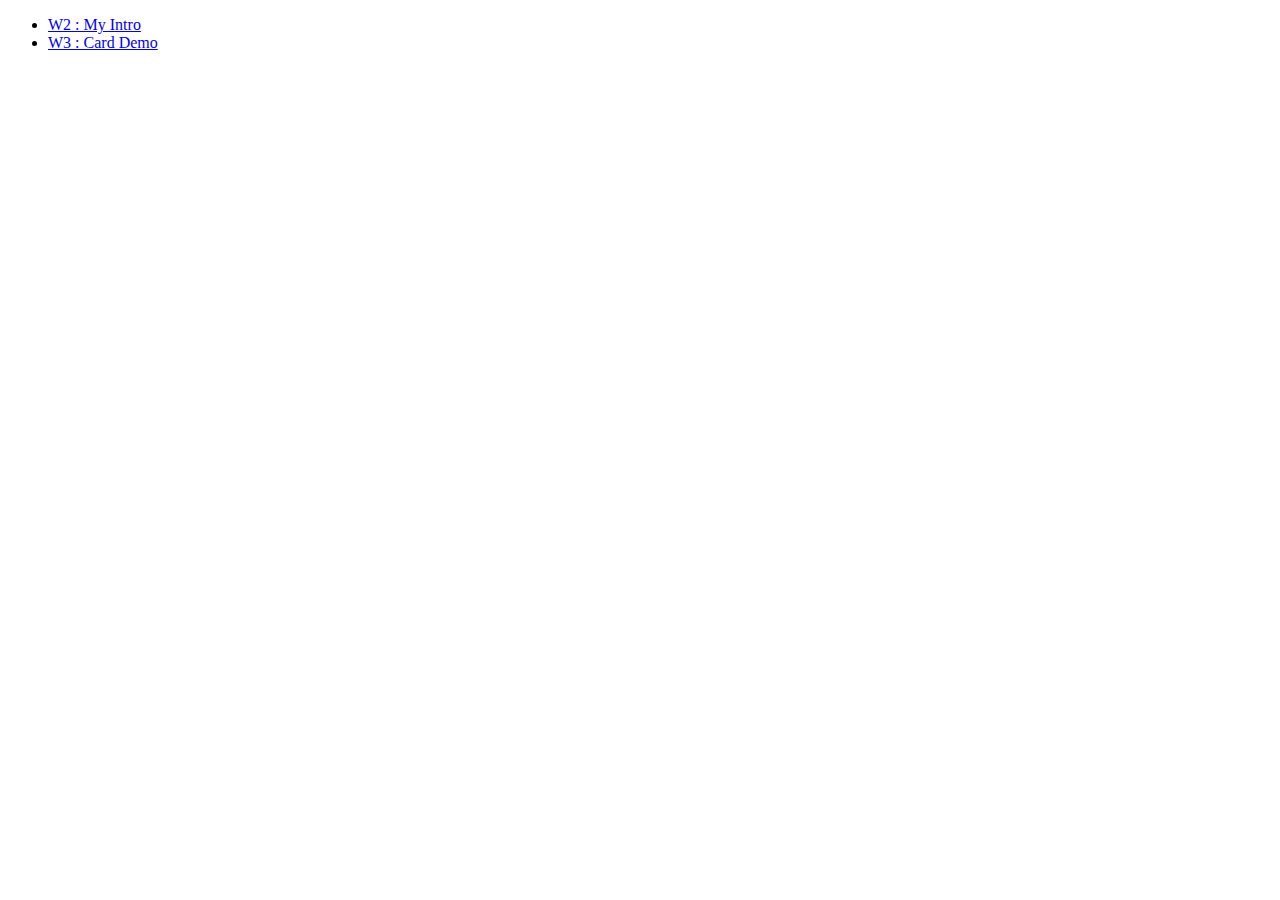
<file: index.html>
<!DOCTYPE html>
<html lang="en">
<head>
    <meta charset="UTF-8">
    <meta name="viewport" content="width=device-width, initial-scale=1.0">
    <title>Main Menu</title>
</head>
<body>
    <nav>
        <ul>
            <li>
                <a href="./demo/w02_93/index.html">W2 : My Intro</a>
            </li>
            <li>
                <a href="./demo/w03_93_card/index.html">W3 : Card Demo</a>
            </li>
        </ul>
    </nav>
</body>
</html>
</file>
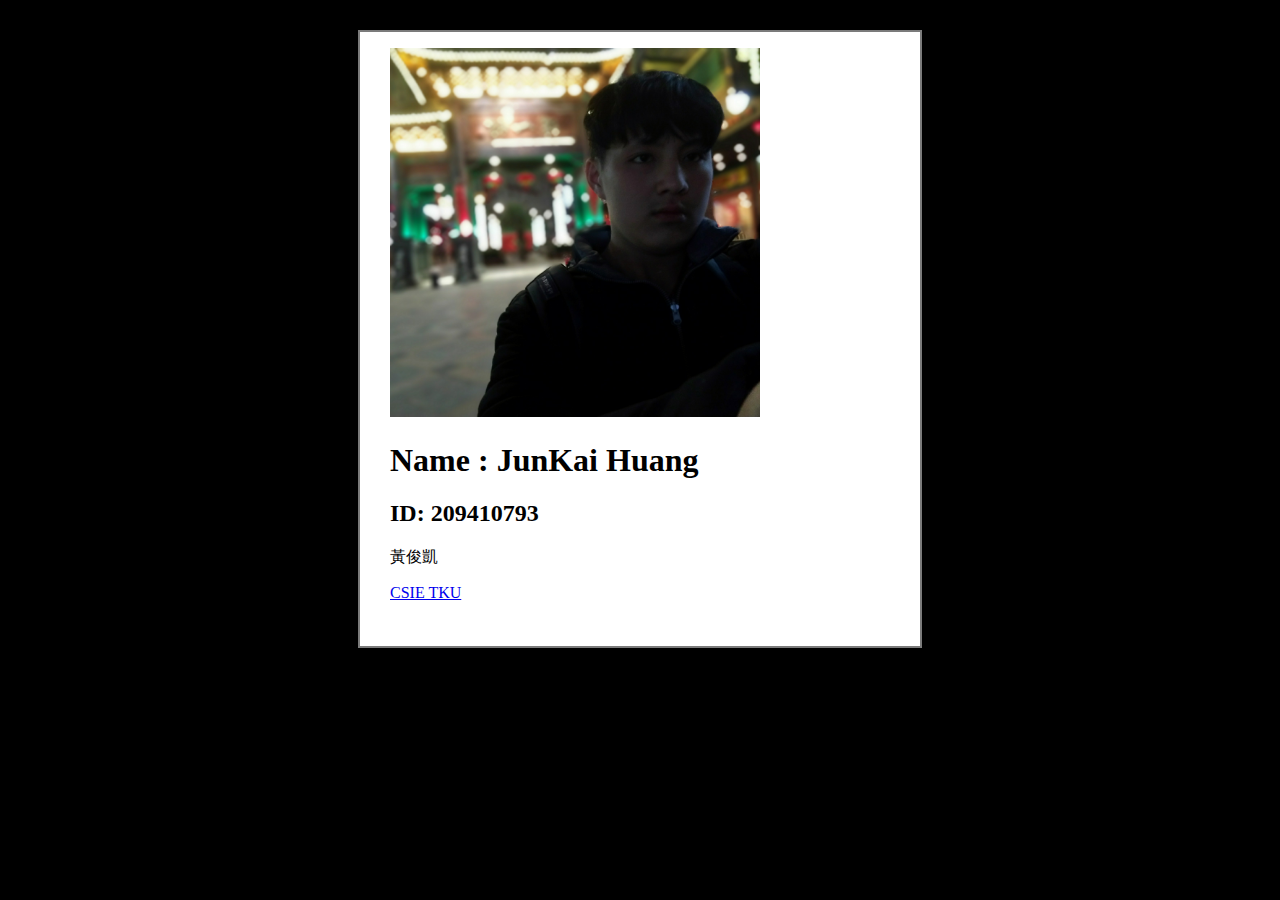
<file: demo/w02_93/index.html>
<!DOCTYPE html>
<html lang="en">
<head>
    <meta charset="UTF-8">
    <meta name="viewport" content="width=device-width, initial-scale=1.0">
    <title>My Introduction</title>
    <link rel="stylesheet" href="style_93.css">
</head>
<body>
    <div class="container">
        <img src="./me.jpg" alt="csie" width="370" />
        <h1>Name : JunKai Huang</h1>
        <h2>ID: 209410793</h2>
        <p>
            黃俊凱
        </p>
        <a href="http://www.csie.tku.edu.tw">CSIE TKU</a>
        <h2></h2>
    </div>    
</body>
</html>
</file>
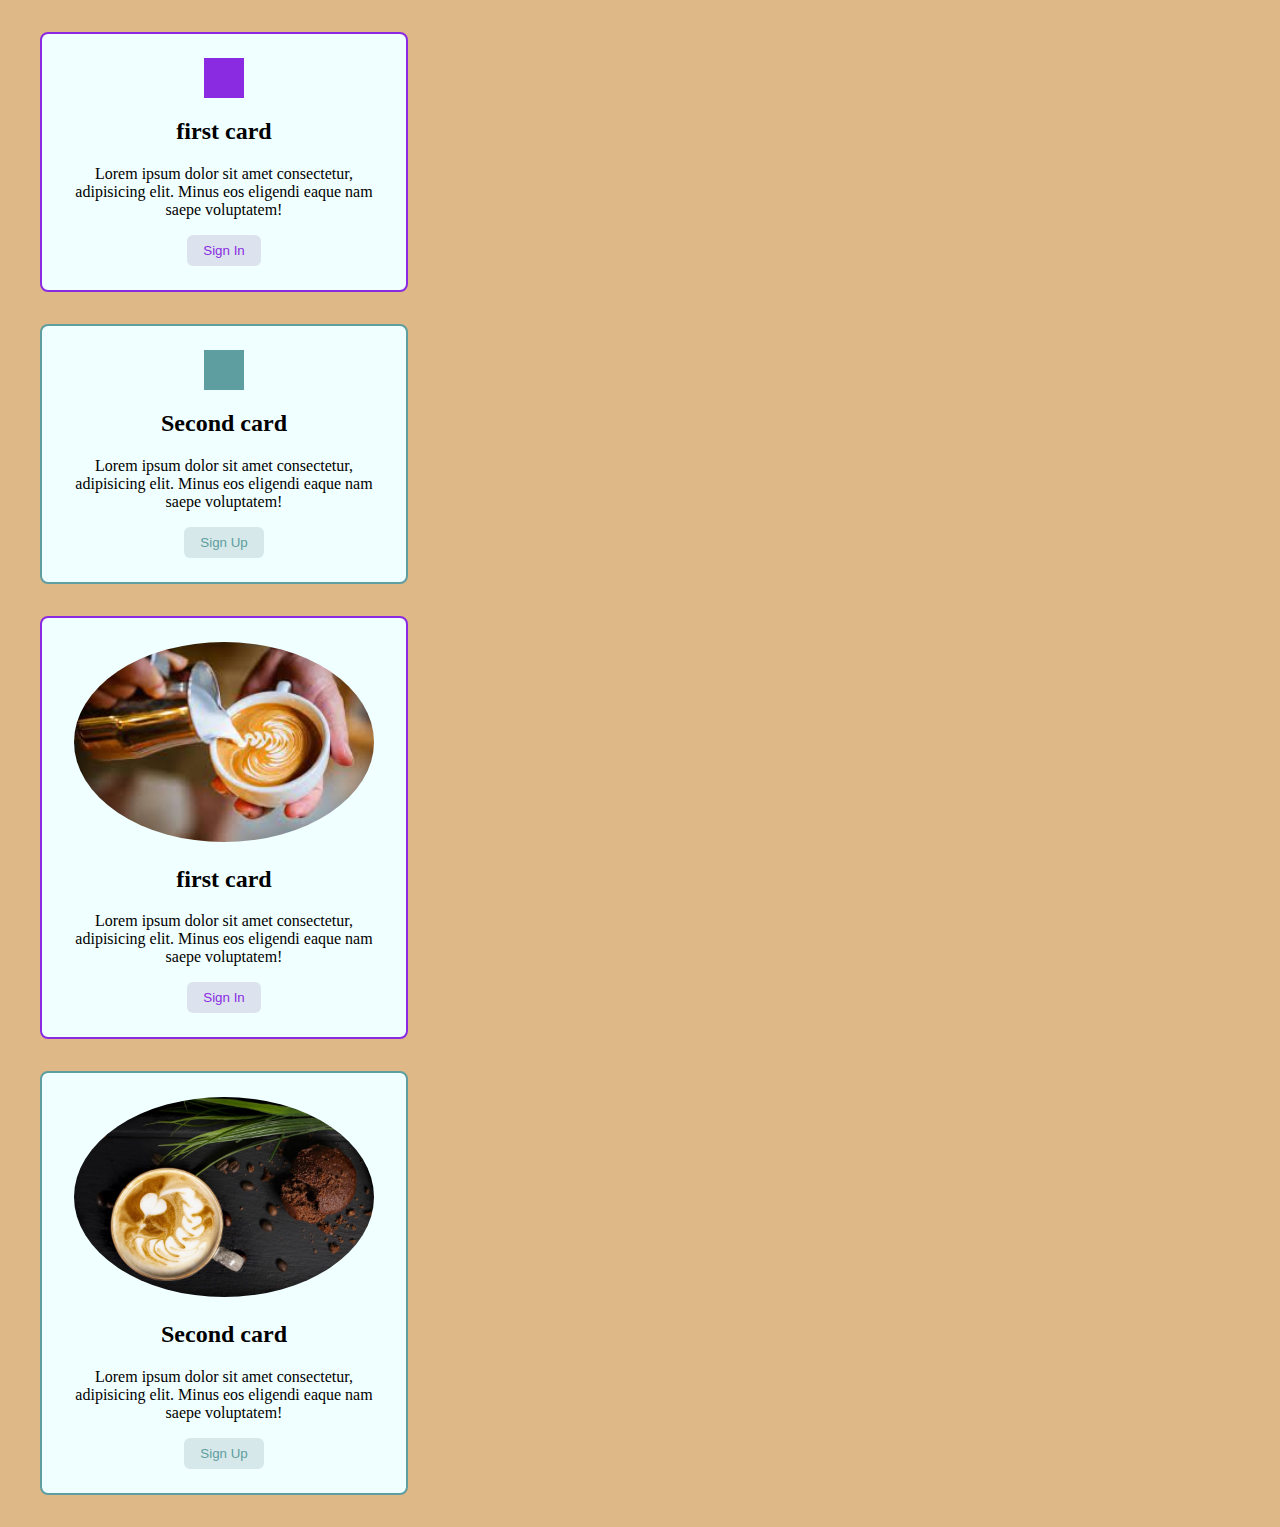
<file: demo/w03_93_card/index.html>
<!DOCTYPE html>
<html lang="en">
<head>
    <meta charset="UTF-8">
    <meta name="viewport" content="width=device-width, initial-scale=1.0">
    <title>Card demo</title>
    <link rel="stylesheet" href="./style_93.css">
</head>

<body>
    <!-- div 代表區塊 -->
    <div >
        <div class="card card-1">
            <div class="icon"></div>
            <h2>first card</h2>
            <p>
                Lorem ipsum dolor sit amet consectetur, adipisicing elit. Minus eos eligendi eaque nam saepe voluptatem!
            </p>
            <button class="btn btn-1">sign in </button>
        </div> 
        
        <div class="card card-2">
            <div class="icon"></div>
            <h2>Second card</h2>
            <p>
                Lorem ipsum dolor sit amet consectetur, adipisicing elit. Minus eos eligendi eaque nam saepe voluptatem!
            </p>
            <button class="btn btn-2">sign up </button>
        </div>  
    </div>

    <div >
        <div class="card card-1">
            <!-- <div class="icon"></div> -->
            <img src="./images/photo-1.jpg" alt="">
            <h2>first card</h2>
            <p>
                Lorem ipsum dolor sit amet consectetur, adipisicing elit. Minus eos eligendi eaque nam saepe voluptatem!
            </p>
            <button class="btn btn-1">sign in </button>
        </div> 
        
        <div class="card card-2">
            <!-- <div class="icon"></div> -->
            <img src="./images/photo-2.jpg" alt="">
            <h2>Second card</h2>
            <p>
                Lorem ipsum dolor sit amet consectetur, adipisicing elit. Minus eos eligendi eaque nam saepe voluptatem!
            </p>
            <button class="btn btn-2">sign up</button>
        </div>  
    </div>
</body>
</html>
</file>
<file: demo/w02_93/style_93.css>
body {
    background-color:rgb(0, 0, 0);
}

.container {
    background-color: rgb(255, 255, 255);
    max-width: 500px;
    width:  80%;
    border: 2px solid rgb(123, 123, 123);
    padding: 16px 30px 24px 30px;
    margin: 30px auto;
}
</file>
<file: demo/w03_93_card/style_93.css>
body{
    background-color: burlywood;
}
.card{
    background-color: azure;
    border: 2px solid transparent;
    max-width: 300px;
    padding: 24px 32px;
    margin: 32px;
    text-align: center;
    border-radius: 8px;

}

.card-1 {
    border-color: blueviolet ;
}

.card-2{
    border-color: cadetblue;
}

.icon {
    width: 40px;
    height: 40px;
    border: 50%;
    margin: 0 auto; 
}





/* margin: 0 auto 對中 */



.card-1 .icon{
    background-color: blueviolet;
}

.card-2 .icon{
    background-color: cadetblue;
}


/* 跟文字有關的使用 text */
.btn {
    text-transform: capitalize;
    padding: 8px 16px;
    border-radius: 6px;
    border: transparent;

}

.btn-1 {
    background-color: rgb(143, 116, 169,0.2);
    color: blueviolet;
}

.btn-2{
    background-color: rgb(109, 142, 143,0.2);
    color: cadetblue
}

img {
    width: 100%;
    height: 200px;
    object-fit: cover;
    border-radius: 50%;
}

/*object-fit:cover 讓圖片不會變形  */
</file>
